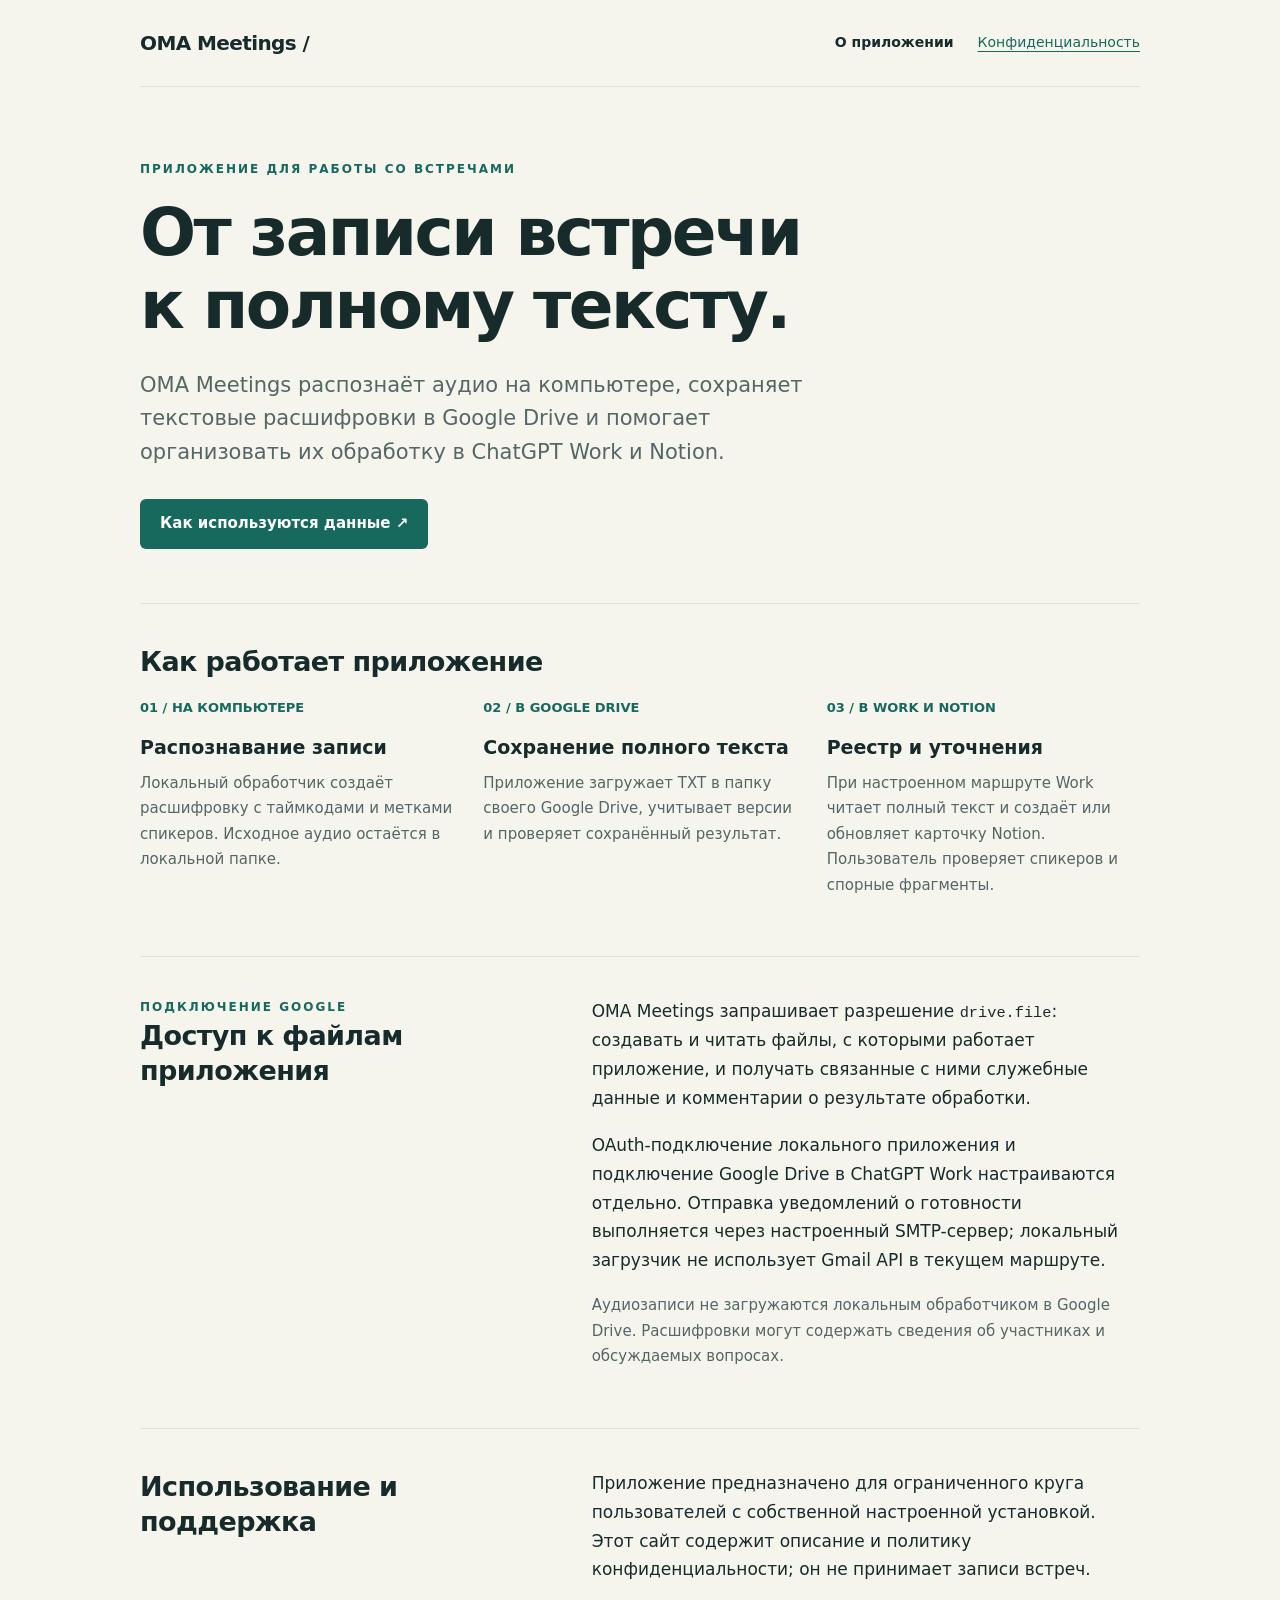
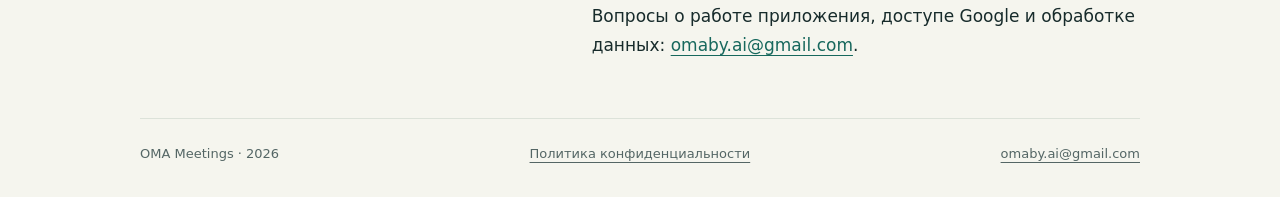
<file: index.html>
<!doctype html>
<html lang="ru">
<head>
  <meta charset="utf-8">
  <meta name="viewport" content="width=device-width,initial-scale=1">
  <meta name="description" content="OMA Meetings — приложение для локального распознавания записей встреч, сохранения транскрипций в Google Drive и их обработки в ChatGPT Work и Notion.">
  <meta name="theme-color" content="#17685d">
  <title>OMA Meetings — записи встреч в понятном реестре</title>
  <link rel="stylesheet" href="styles.css">
</head>
<body>
  <header>
    <a class="brand" href="./" aria-label="OMA Meetings — главная">OMA Meetings<span aria-hidden="true"> /</span></a>
    <nav aria-label="Основная навигация"><a href="./" aria-current="page">О приложении</a><a href="privacy.html">Конфиденциальность</a></nav>
  </header>
  <main id="main">
    <section class="hero">
      <div class="eyebrow">Приложение для работы со встречами</div>
      <h1>От записи встречи<br>к полному тексту.</h1>
      <p class="lead">OMA Meetings распознаёт аудио на компьютере, сохраняет текстовые расшифровки в Google Drive и помогает организовать их обработку в ChatGPT Work и Notion.</p>
      <a class="button" href="privacy.html">Как используются данные <span aria-hidden="true">↗</span></a>
    </section>
    <section class="section" aria-labelledby="workflow">
      <h2 id="workflow">Как работает приложение</h2>
      <div class="steps">
        <article><span class="number">01 / НА КОМПЬЮТЕРЕ</span><h3>Распознавание записи</h3><p>Локальный обработчик создаёт расшифровку с таймкодами и метками спикеров. Исходное аудио остаётся в локальной папке.</p></article>
        <article><span class="number">02 / В GOOGLE DRIVE</span><h3>Сохранение полного текста</h3><p>Приложение загружает TXT в папку своего Google Drive, учитывает версии и проверяет сохранённый результат.</p></article>
        <article><span class="number">03 / В WORK И NOTION</span><h3>Реестр и уточнения</h3><p>При настроенном маршруте Work читает полный текст и создаёт или обновляет карточку Notion. Пользователь проверяет спикеров и спорные фрагменты.</p></article>
      </div>
    </section>
    <section class="section split" aria-labelledby="google">
      <div><div class="eyebrow">Подключение Google</div><h2 id="google">Доступ к файлам приложения</h2></div>
      <div><p>OMA Meetings запрашивает разрешение <code>drive.file</code>: создавать и читать файлы, с которыми работает приложение, и получать связанные с ними служебные данные и комментарии о результате обработки.</p><p>OAuth-подключение локального приложения и подключение Google Drive в ChatGPT Work настраиваются отдельно. Отправка уведомлений о готовности выполняется через настроенный SMTP-сервер; локальный загрузчик не использует Gmail API в текущем маршруте.</p><p class="note">Аудиозаписи не загружаются локальным обработчиком в Google Drive. Расшифровки могут содержать сведения об участниках и обсуждаемых вопросах.</p></div>
    </section>
    <section class="section split" aria-labelledby="use">
      <h2 id="use">Использование и поддержка</h2>
      <div><p>Приложение предназначено для ограниченного круга пользователей с собственной настроенной установкой. Этот сайт содержит описание и политику конфиденциальности; он не принимает записи встреч.</p><p>Вопросы о работе приложения, доступе Google и обработке данных: <a href="mailto:omaby.ai@gmail.com">omaby.ai@gmail.com</a>.</p></div>
    </section>
  </main>
  <footer><span>OMA Meetings · 2026</span><a href="privacy.html">Политика конфиденциальности</a><a href="mailto:omaby.ai@gmail.com">omaby.ai@gmail.com</a></footer>
</body>
</html>
</file>
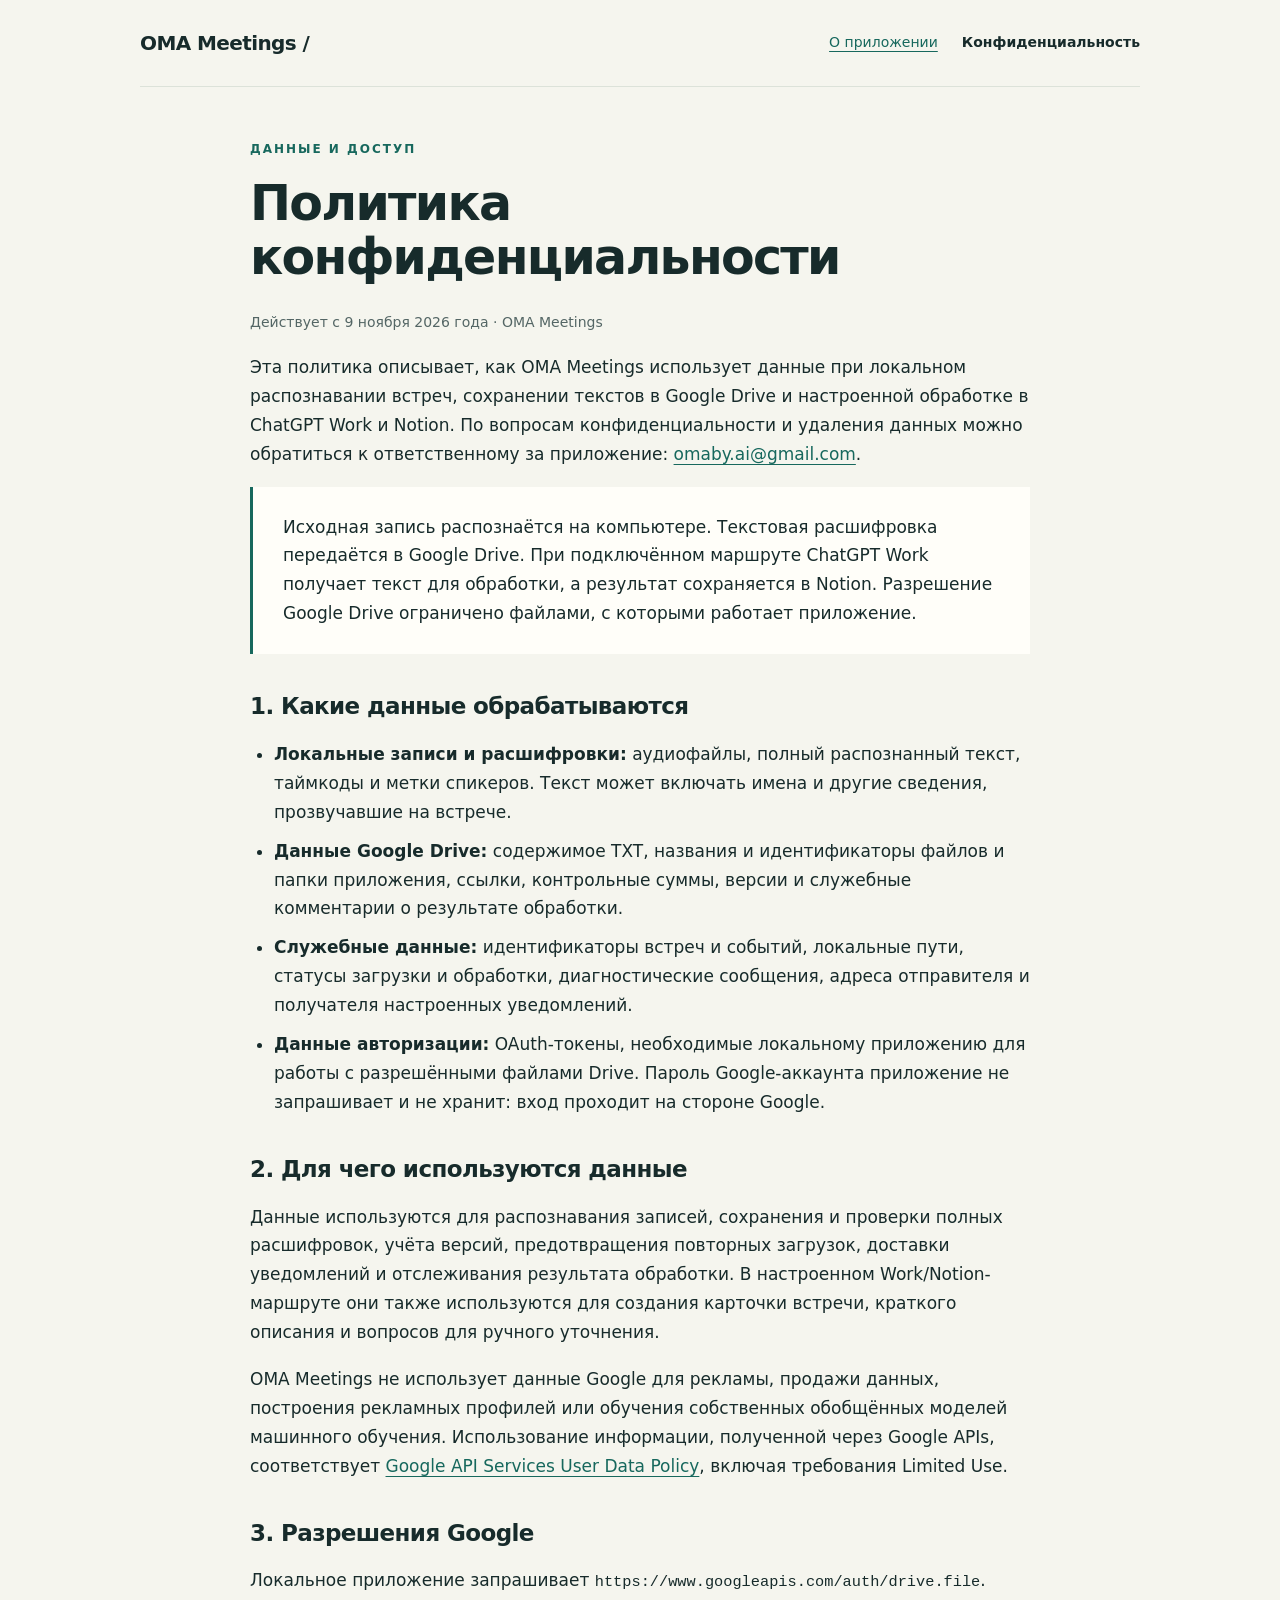
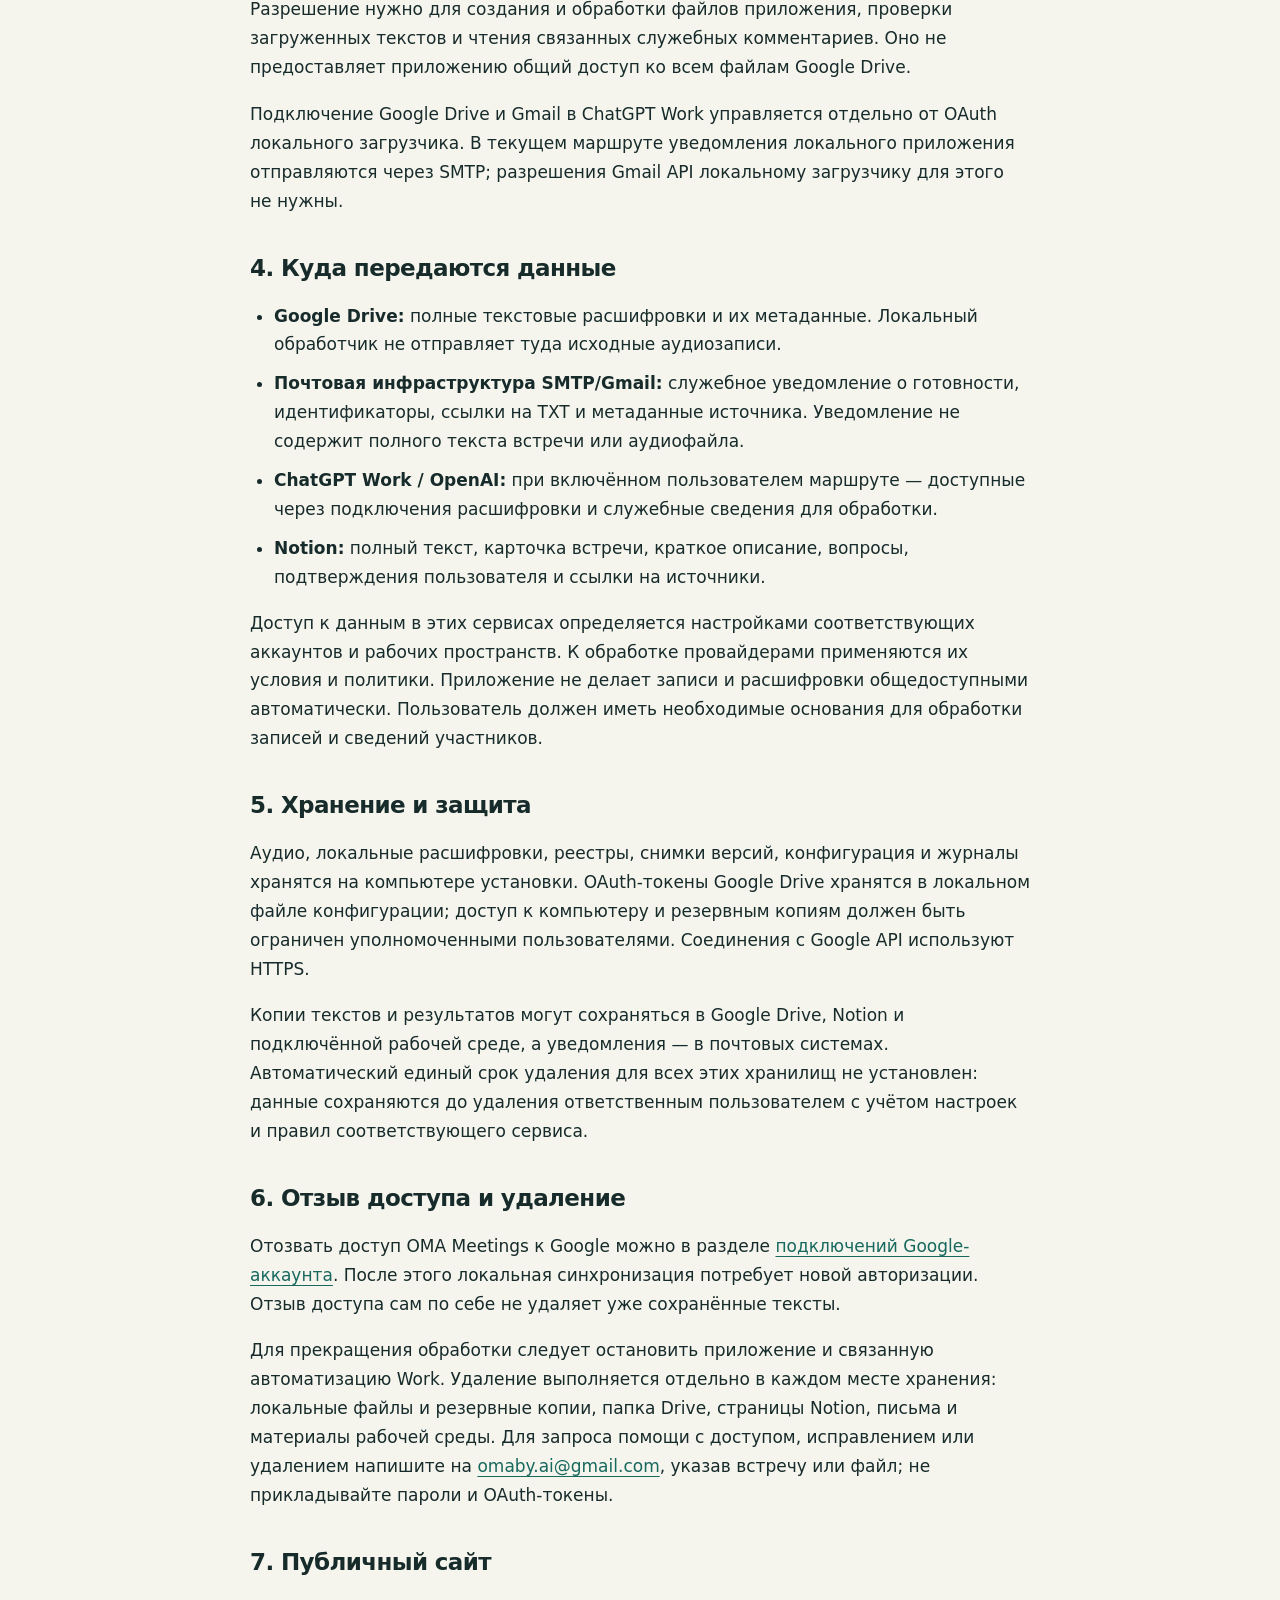
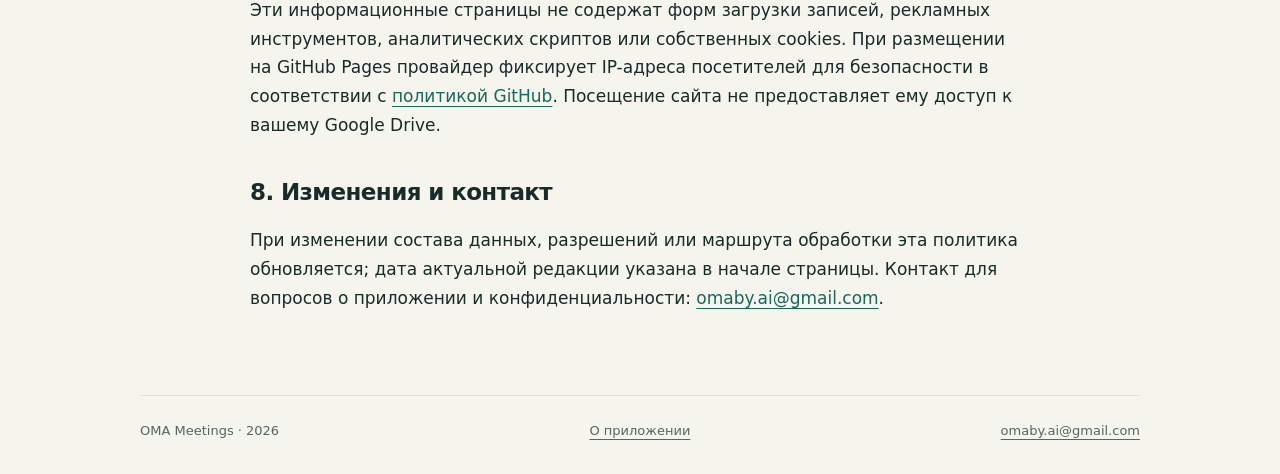
<file: privacy.html>
<!doctype html>
<html lang="ru">
<head>
  <meta charset="utf-8">
  <meta name="viewport" content="width=device-width,initial-scale=1">
  <meta name="description" content="Политика конфиденциальности OMA Meetings: доступ Google Drive, обработка расшифровок, хранение, удаление и отзыв разрешений.">
  <meta name="theme-color" content="#17685d">
  <title>Политика конфиденциальности — OMA Meetings</title>
  <link rel="stylesheet" href="styles.css">
</head>
<body>
  <header><a class="brand" href="./" aria-label="OMA Meetings — главная">OMA Meetings<span aria-hidden="true"> /</span></a><nav aria-label="Основная навигация"><a href="./">О приложении</a><a href="privacy.html" aria-current="page">Конфиденциальность</a></nav></header>
  <main class="policy" id="main">
    <div class="eyebrow">Данные и доступ</div>
    <h1>Политика<br>конфиденциальности</h1>
    <p class="date">Действует с 9 ноября 2026 года · OMA Meetings</p>
    <p>Эта политика описывает, как OMA Meetings использует данные при локальном распознавании встреч, сохранении текстов в Google Drive и настроенной обработке в ChatGPT Work и Notion. По вопросам конфиденциальности и удаления данных можно обратиться к ответственному за приложение: <a href="mailto:omaby.ai@gmail.com">omaby.ai@gmail.com</a>.</p>
    <div class="callout"><p>Исходная запись распознаётся на компьютере. Текстовая расшифровка передаётся в Google Drive. При подключённом маршруте ChatGPT Work получает текст для обработки, а результат сохраняется в Notion. Разрешение Google Drive ограничено файлами, с которыми работает приложение.</p></div>
    <h2>1. Какие данные обрабатываются</h2>
    <ul>
      <li><strong>Локальные записи и расшифровки:</strong> аудиофайлы, полный распознанный текст, таймкоды и метки спикеров. Текст может включать имена и другие сведения, прозвучавшие на встрече.</li>
      <li><strong>Данные Google Drive:</strong> содержимое TXT, названия и идентификаторы файлов и папки приложения, ссылки, контрольные суммы, версии и служебные комментарии о результате обработки.</li>
      <li><strong>Служебные данные:</strong> идентификаторы встреч и событий, локальные пути, статусы загрузки и обработки, диагностические сообщения, адреса отправителя и получателя настроенных уведомлений.</li>
      <li><strong>Данные авторизации:</strong> OAuth-токены, необходимые локальному приложению для работы с разрешёнными файлами Drive. Пароль Google-аккаунта приложение не запрашивает и не хранит: вход проходит на стороне Google.</li>
    </ul>
    <h2>2. Для чего используются данные</h2>
    <p>Данные используются для распознавания записей, сохранения и проверки полных расшифровок, учёта версий, предотвращения повторных загрузок, доставки уведомлений и отслеживания результата обработки. В настроенном Work/Notion-маршруте они также используются для создания карточки встречи, краткого описания и вопросов для ручного уточнения.</p>
    <p>OMA Meetings не использует данные Google для рекламы, продажи данных, построения рекламных профилей или обучения собственных обобщённых моделей машинного обучения. Использование информации, полученной через Google APIs, соответствует <a href="https://developers.google.com/terms/api-services-user-data-policy">Google API Services User Data Policy</a>, включая требования Limited Use.</p>
    <h2>3. Разрешения Google</h2>
    <p>Локальное приложение запрашивает <code>https://www.googleapis.com/auth/drive.file</code>. Разрешение нужно для создания и обработки файлов приложения, проверки загруженных текстов и чтения связанных служебных комментариев. Оно не предоставляет приложению общий доступ ко всем файлам Google Drive.</p>
    <p>Подключение Google Drive и Gmail в ChatGPT Work управляется отдельно от OAuth локального загрузчика. В текущем маршруте уведомления локального приложения отправляются через SMTP; разрешения Gmail API локальному загрузчику для этого не нужны.</p>
    <h2>4. Куда передаются данные</h2>
    <ul>
      <li><strong>Google Drive:</strong> полные текстовые расшифровки и их метаданные. Локальный обработчик не отправляет туда исходные аудиозаписи.</li>
      <li><strong>Почтовая инфраструктура SMTP/Gmail:</strong> служебное уведомление о готовности, идентификаторы, ссылки на TXT и метаданные источника. Уведомление не содержит полного текста встречи или аудиофайла.</li>
      <li><strong>ChatGPT Work / OpenAI:</strong> при включённом пользователем маршруте — доступные через подключения расшифровки и служебные сведения для обработки.</li>
      <li><strong>Notion:</strong> полный текст, карточка встречи, краткое описание, вопросы, подтверждения пользователя и ссылки на источники.</li>
    </ul>
    <p>Доступ к данным в этих сервисах определяется настройками соответствующих аккаунтов и рабочих пространств. К обработке провайдерами применяются их условия и политики. Приложение не делает записи и расшифровки общедоступными автоматически. Пользователь должен иметь необходимые основания для обработки записей и сведений участников.</p>
    <h2>5. Хранение и защита</h2>
    <p>Аудио, локальные расшифровки, реестры, снимки версий, конфигурация и журналы хранятся на компьютере установки. OAuth-токены Google Drive хранятся в локальном файле конфигурации; доступ к компьютеру и резервным копиям должен быть ограничен уполномоченными пользователями. Соединения с Google API используют HTTPS.</p>
    <p>Копии текстов и результатов могут сохраняться в Google Drive, Notion и подключённой рабочей среде, а уведомления — в почтовых системах. Автоматический единый срок удаления для всех этих хранилищ не установлен: данные сохраняются до удаления ответственным пользователем с учётом настроек и правил соответствующего сервиса.</p>
    <h2>6. Отзыв доступа и удаление</h2>
    <p>Отозвать доступ OMA Meetings к Google можно в разделе <a href="https://myaccount.google.com/connections">подключений Google-аккаунта</a>. После этого локальная синхронизация потребует новой авторизации. Отзыв доступа сам по себе не удаляет уже сохранённые тексты.</p>
    <p>Для прекращения обработки следует остановить приложение и связанную автоматизацию Work. Удаление выполняется отдельно в каждом месте хранения: локальные файлы и резервные копии, папка Drive, страницы Notion, письма и материалы рабочей среды. Для запроса помощи с доступом, исправлением или удалением напишите на <a href="mailto:omaby.ai@gmail.com">omaby.ai@gmail.com</a>, указав встречу или файл; не прикладывайте пароли и OAuth-токены.</p>
    <h2>7. Публичный сайт</h2>
    <p>Эти информационные страницы не содержат форм загрузки записей, рекламных инструментов, аналитических скриптов или собственных cookies. При размещении на GitHub Pages провайдер фиксирует IP-адреса посетителей для безопасности в соответствии с <a href="https://docs.github.com/en/site-policy/privacy-policies/github-general-privacy-statement">политикой GitHub</a>. Посещение сайта не предоставляет ему доступ к вашему Google Drive.</p>
    <h2>8. Изменения и контакт</h2>
    <p>При изменении состава данных, разрешений или маршрута обработки эта политика обновляется; дата актуальной редакции указана в начале страницы. Контакт для вопросов о приложении и конфиденциальности: <a href="mailto:omaby.ai@gmail.com">omaby.ai@gmail.com</a>.</p>
  </main>
  <footer><span>OMA Meetings · 2026</span><a href="./">О приложении</a><a href="mailto:omaby.ai@gmail.com">omaby.ai@gmail.com</a></footer>
</body>
</html>
</file>
<file: styles.css>
:root{color-scheme:light;--ink:#172b2b;--muted:#546665;--accent:#17685d;--paper:#f5f5ee;--line:#dce2d9;--white:#fffef9}*{box-sizing:border-box}html{scroll-behavior:smooth}body{margin:0;background:var(--paper);color:var(--ink);font:17px/1.7 system-ui,-apple-system,"Segoe UI",sans-serif}a{color:var(--accent);text-underline-offset:4px}a:hover{color:#0a4039}a:focus-visible{outline:3px solid #e4aa46;outline-offset:5px}header,main,footer{width:min(100% - 48px,1000px);margin:auto}header{display:flex;align-items:center;justify-content:space-between;gap:24px;padding:26px 0;border-bottom:1px solid var(--line)}.brand{font-size:20px;font-weight:750;letter-spacing:-.6px;text-decoration:none;color:var(--ink)}nav{display:flex;gap:24px;font-size:14px}nav a[aria-current=page]{color:var(--ink);text-decoration:none;font-weight:650}.eyebrow{color:var(--accent);font-size:12px;font-weight:700;letter-spacing:2px;text-transform:uppercase}.hero{padding:72px 0 54px;max-width:850px}h1{font-size:clamp(36px,6vw,66px);line-height:1.1;letter-spacing:-2.5px;font-weight:650;margin:18px 0 26px}h2{font-size:27px;line-height:1.3;letter-spacing:-.6px;margin:0 0 18px}h3{font-size:19px;line-height:1.4;margin:0 0 10px}p{margin:0 0 18px}.lead{font-size:21px;line-height:1.6;color:var(--muted);max-width:720px}.button{display:inline-block;background:var(--accent);color:white;text-decoration:none;border-radius:6px;padding:12px 20px;font-size:15px;font-weight:650;margin-top:12px}.button:hover{background:#0c4b42;color:white}.section{border-top:1px solid var(--line);padding:40px 0}.steps{display:grid;grid-template-columns:repeat(3,1fr);gap:30px}.number{font-size:13px;color:var(--accent);display:block;margin-bottom:15px;font-weight:750}.steps p,.note{font-size:15px;color:var(--muted)}.split{display:grid;grid-template-columns:1fr 1.4fr;gap:60px}.callout{background:var(--white);padding:26px 30px;border-left:3px solid var(--accent);margin:18px 0 30px}.callout p:last-child{margin-bottom:0}.policy{max-width:780px;padding:52px 0 64px}.policy h1{font-size:clamp(33px,5vw,49px);letter-spacing:-1.7px}.policy h2{font-size:23px;margin-top:38px}.policy ul{padding-left:24px}.policy li{margin-bottom:10px}.date{font-size:14px;color:var(--muted)}code{font-size:.9em;overflow-wrap:anywhere}footer{display:flex;justify-content:space-between;flex-wrap:wrap;gap:12px;border-top:1px solid var(--line);padding:24px 0 32px;font-size:13px;color:var(--muted)}footer a{color:var(--muted)}@media(max-width:640px){header,main,footer{width:calc(100% - 32px)}header{align-items:flex-start;flex-direction:column;gap:10px;padding:20px 0}nav{gap:20px}.hero{padding:46px 0 34px}h1{letter-spacing:-1.4px}.lead{font-size:18px}.steps,.split{grid-template-columns:1fr;gap:24px}.section{padding:30px 0}.policy{padding:34px 0 40px}.callout{padding:20px}}
</file>
